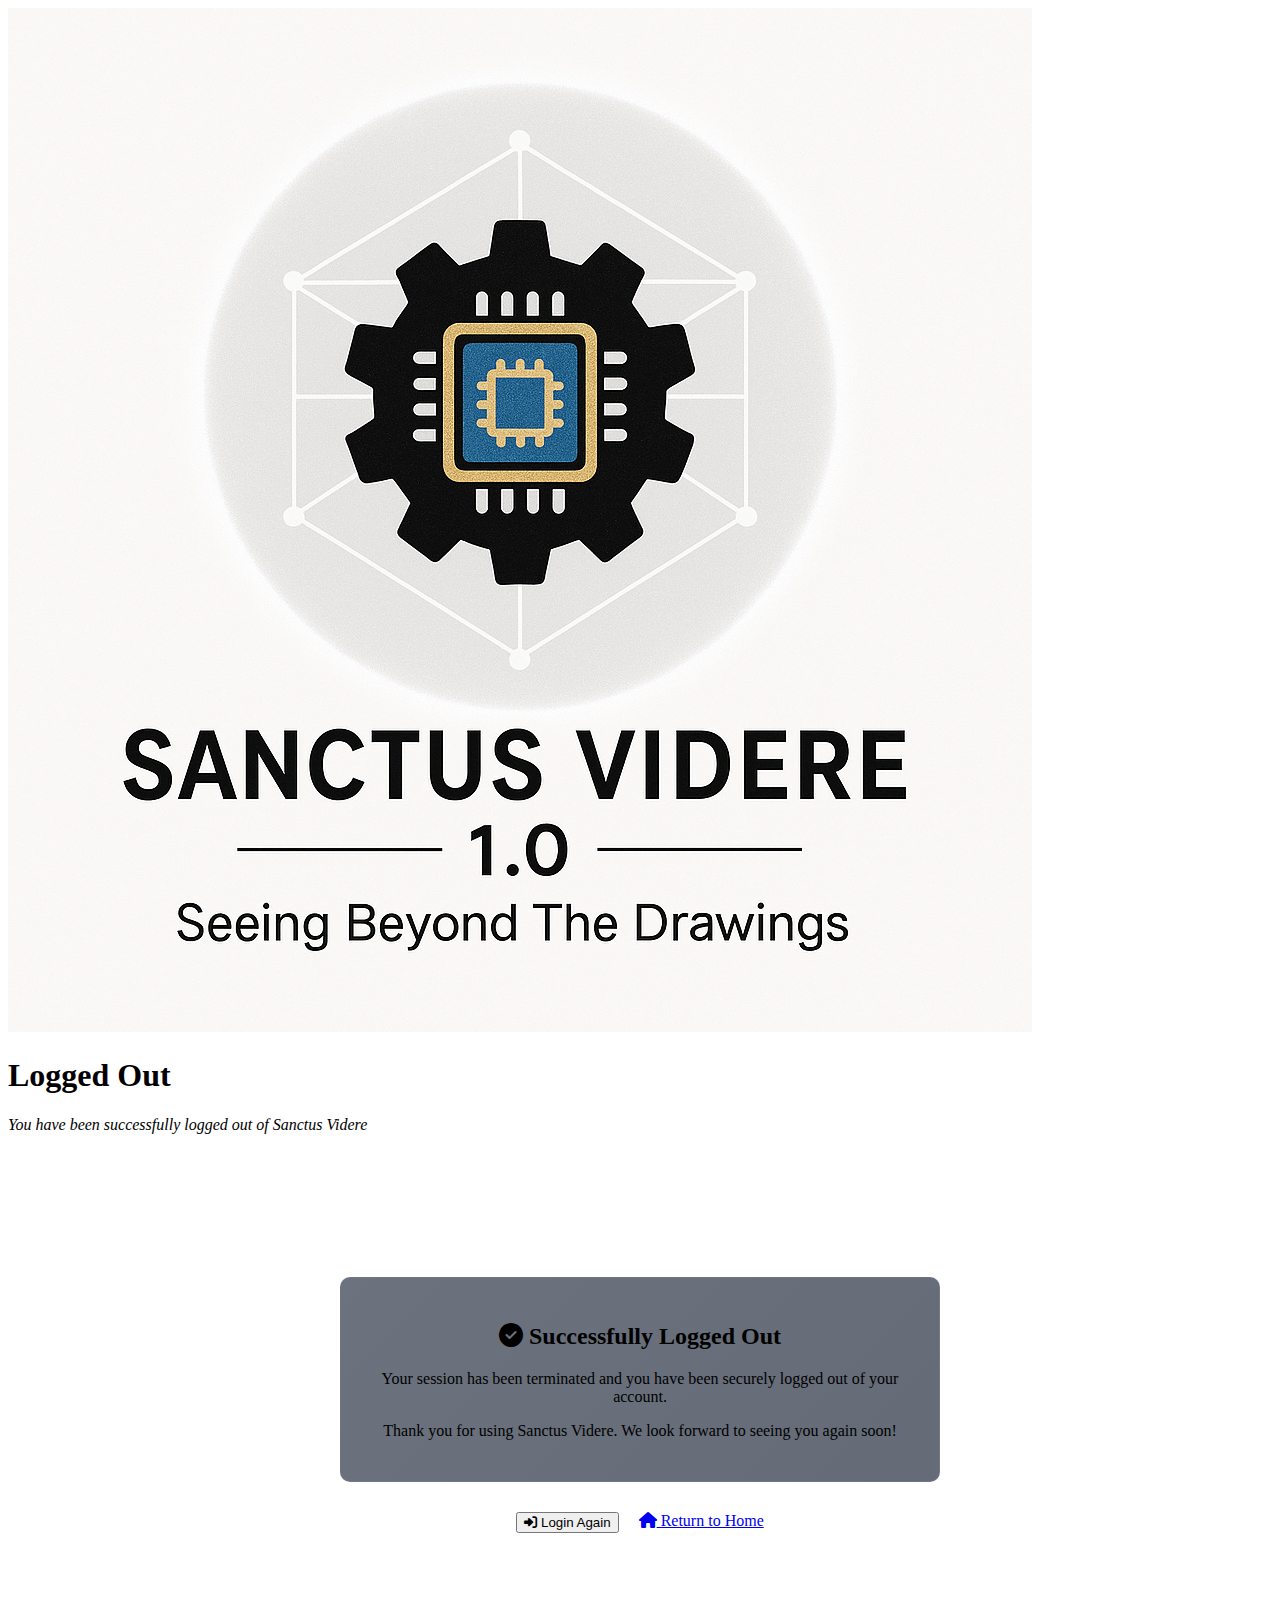
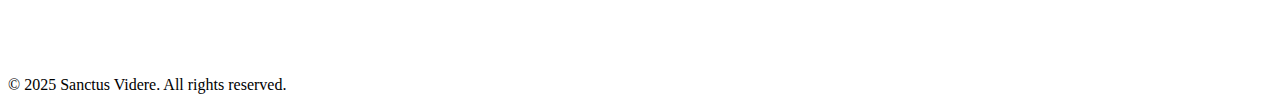
<file: web/logged-out.html>
<!DOCTYPE html>
<html lang="en">
<head>
    <meta charset="UTF-8">
    <meta name="viewport" content="width=device-width, initial-scale=1.0">
    <title>Logged Out - Sanctus Videre</title>
    <link rel="preconnect" href="https://fonts.googleapis.com">
    <link rel="preconnect" href="https://fonts.gstatic.com" crossorigin>
    <link href="https://fonts.googleapis.com/css2?family=Montserrat:wght@300;400;500;600;700&family=Playfair+Display:ital,wght@0,400;0,700;1,400&display=swap" rel="stylesheet">
    <link rel="stylesheet" href="css/style.css">
    <!-- Font Awesome for icons -->
    <link rel="stylesheet" href="https://cdnjs.cloudflare.com/ajax/libs/font-awesome/6.4.0/css/all.min.css">
    
    <!-- Auth0 SPA JS SDK -->
    <script src="https://cdn.auth0.com/js/auth0-spa-js/2.0/auth0-spa-js.production.js"></script>
    
    <!-- Auth0 Lock SDK -->
    <script src="https://cdn.auth0.com/js/lock/12.0/lock.min.js"></script>
    
    <!-- Your main JS - Load after Auth0 -->
    <script src="js/main.js"></script>
    
    <style>
        .logout-container {
            display: flex;
            flex-direction: column;
            align-items: center;
            justify-content: center;
            height: 50vh;
            text-align: center;
            max-width: 600px;
            margin: 0 auto;
            padding: 30px;
        }
        
        .logout-message {
            margin-bottom: 30px;
            padding: 25px;
            background: linear-gradient(135deg, rgba(45, 55, 72, 0.7), rgba(35, 45, 62, 0.7));
            border-radius: 10px;
            border: 1px solid rgba(255, 255, 255, 0.05);
        }
        
        .action-buttons {
            display: flex;
            gap: 20px;
        }
    </style>
</head>
<body>
    <!-- Logo in absolute position -->
    <div class="absolute-logo">
        <a href="index.html">
            <img src="images/sanctus-videre-logo.png" alt="Sanctus Videre Logo" class="site-logo">
        </a>
    </div>
    
    <div class="container">
        <!-- Header section with title only -->
        <header class="site-header">
            <h1 class="big-title">Logged Out</h1>
            <p class="subtitle"><i>You have been successfully logged out of Sanctus Videre</i></p>
        </header>

        <div class="logout-container">
            <div class="logout-message">
                <h2><i class="fas fa-check-circle icon-header"></i> Successfully Logged Out</h2>
                <p>Your session has been terminated and you have been securely logged out of your account.</p>
                <p>Thank you for using Sanctus Videre. We look forward to seeing you again soon!</p>
            </div>
            
            <div class="action-buttons">
                <button id="login-again-button" class="button primary-button">
                    <i class="fas fa-sign-in-alt"></i> Login Again
                </button>
                
                <a href="index.html" class="button secondary-button">
                    <i class="fas fa-home"></i> Return to Home
                </a>
            </div>
        </div>
        
        <footer>
            <div class="footer-content">
                <p>© 2025 Sanctus Videre. All rights reserved.</p>
            </div>
        </footer>
    </div>
</body>
</html>
</file>
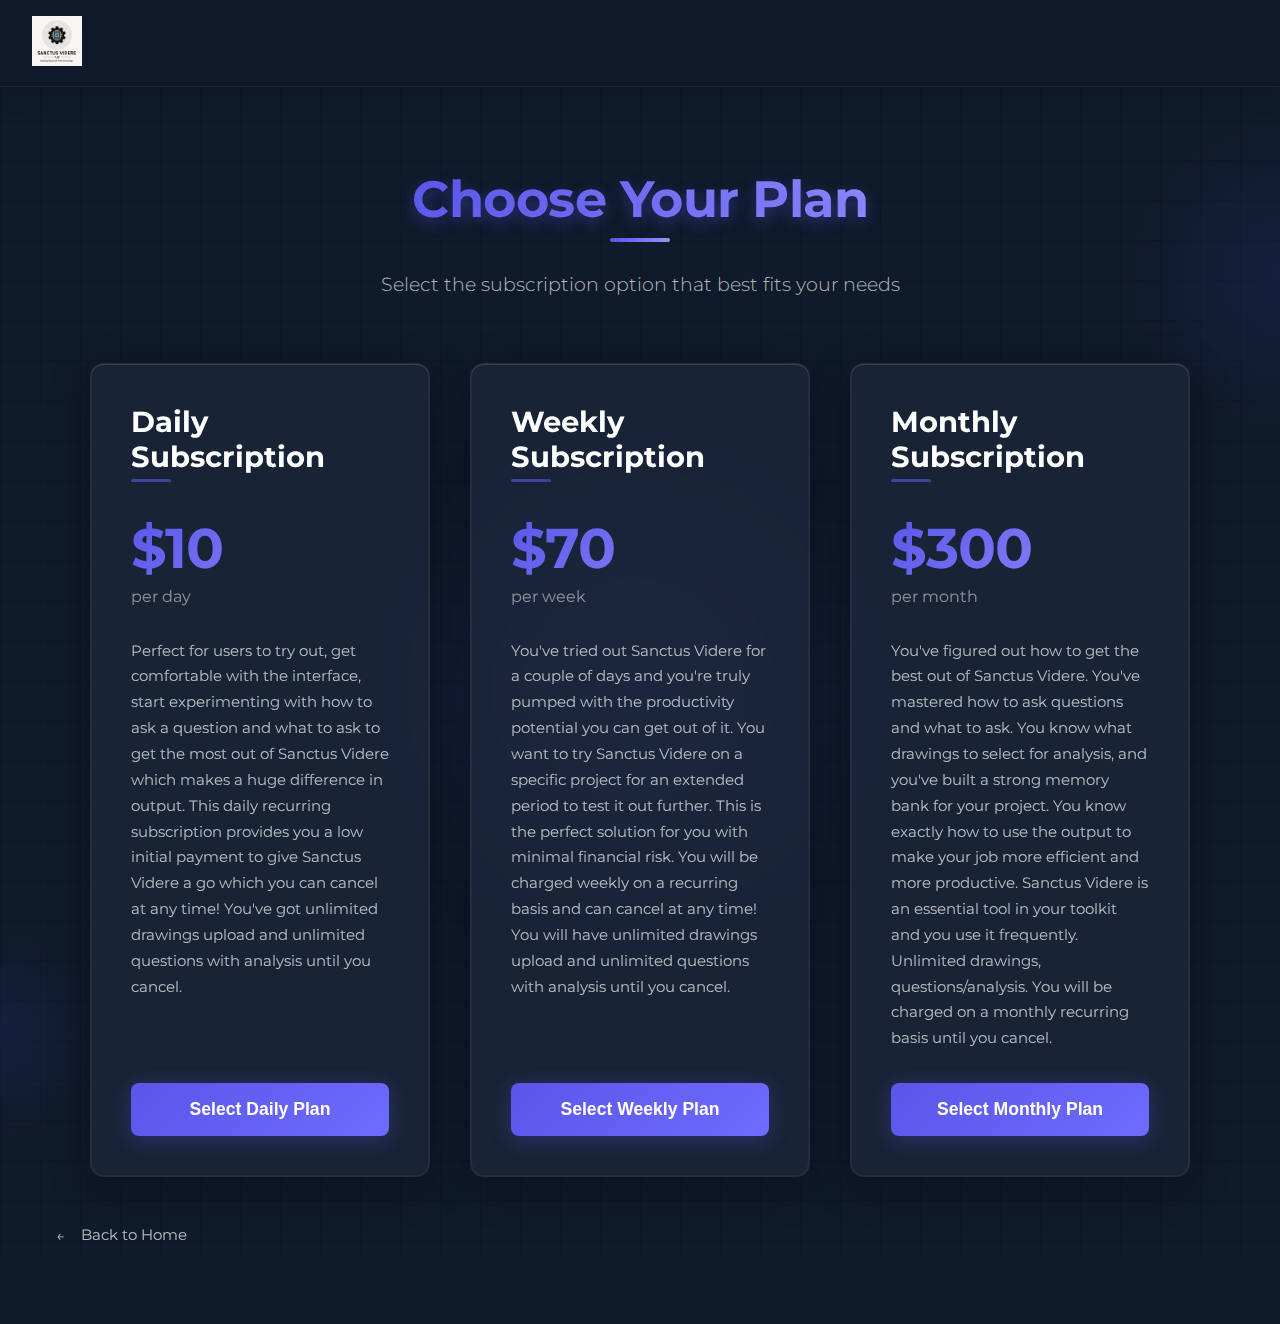
<file: web/plans.html>
<!DOCTYPE html>
<html lang="en">
<head>
    <meta charset="UTF-8">
    <meta name="viewport" content="width=device-width, initial-scale=1.0">
    <title>Choose Your Plan - Sanctus Videre</title>
    
    <!-- Add your favicon and other common head elements -->
    <link rel="icon" type="image/x-icon" href="favicon.ico">
    <link rel="preconnect" href="https://fonts.googleapis.com">
    <link rel="preconnect" href="https://fonts.gstatic.com" crossorigin>
    <link href="https://fonts.googleapis.com/css2?family=Montserrat:wght@300;400;500;600;700&family=Playfair+Display:ital,wght@0,400;0,700;1,400&display=swap" rel="stylesheet">
    
    <!-- Font Awesome for icons -->
    <link rel="stylesheet" href="https://cdnjs.cloudflare.com/ajax/libs/font-awesome/6.4.0/css/all.min.css">
    
    <style>
        * {
            margin: 0;
            padding: 0;
            box-sizing: border-box;
        }
        
        body {
            font-family: 'Montserrat', sans-serif;
            background-color: #0f1a2b;
            color: #fff;
            min-height: 100vh;
            position: relative;
            overflow-x: hidden;
        }
        
        /* Subtle grid background */
        body::before {
            content: '';
            position: absolute;
            top: 0;
            left: 0;
            width: 100%;
            height: 100%;
            background-image: 
                linear-gradient(rgba(0, 0, 0, 0.1) 1px, transparent 1px),
                linear-gradient(90deg, rgba(0, 0, 0, 0.1) 1px, transparent 1px);
            background-size: 40px 40px;
            z-index: -1;
        }
        
        /* Glowing effect in background */
        body::after {
            content: '';
            position: absolute;
            top: 35%;
            left: 30%;
            width: 500px;
            height: 500px;
            background: radial-gradient(circle, rgba(89, 86, 233, 0.15) 0%, rgba(15, 26, 43, 0) 70%);
            z-index: -1;
            filter: blur(50px);
        }
        
        /* Header styling */
        header {
            background-color: rgba(15, 26, 43, 0.7);
            backdrop-filter: blur(10px);
            padding: 1rem 2rem;
            box-shadow: 0 4px 30px rgba(0, 0, 0, 0.1);
            border-bottom: 1px solid rgba(255, 255, 255, 0.05);
        }
        
        .logo {
            max-height: 50px;
            transition: transform 0.3s ease;
        }
        
        .logo:hover {
            transform: scale(1.05);
        }
        
        /* Plans container */
        .plans-container {
            max-width: 1200px;
            margin: 4rem auto;
            padding: 1rem;
        }
        
        .plans-header {
            text-align: center;
            margin-bottom: 4rem;
            position: relative;
        }
        
        .plans-header h1 {
            font-size: 3.2rem;
            margin-bottom: 1rem;
            color: #fff;
            font-weight: 700;
            letter-spacing: -0.5px;
            background: linear-gradient(135deg, #5956E9 0%, #9491FF 100%);
            -webkit-background-clip: text;
            -webkit-text-fill-color: transparent;
            background-clip: text;
            position: relative;
            display: inline-block;
            z-index: 2;
            text-shadow: 0 5px 15px rgba(89, 86, 233, 0.4);
        }
        
        .plans-header h1::after {
            content: '';
            position: absolute;
            width: 60px;
            height: 4px;
            background: linear-gradient(90deg, #5956E9, #9491FF);
            bottom: -12px;
            left: 50%;
            transform: translateX(-50%);
            border-radius: 2px;
        }
        
        .plans-header p {
            font-size: 1.2rem;
            color: rgba(255, 255, 255, 0.7);
            max-width: 800px;
            margin: 1.5rem auto 0;
            font-weight: 300;
            line-height: 1.5;
        }
        
        /* Plans grid */
        .plans-grid {
            display: flex;
            flex-wrap: wrap;
            justify-content: center;
            gap: 2.5rem;
        }
        
        .plan-card {
            background: rgba(30, 40, 60, 0.7);
            backdrop-filter: blur(10px);
            border-radius: 14px;
            box-shadow: 0 10px 40px rgba(0, 0, 0, 0.3),
                        inset 0 1px 0 rgba(255, 255, 255, 0.1),
                        inset 0 0 0 1px rgba(255, 255, 255, 0.05);
            padding: 2.5rem;
            width: 340px;
            transition: all 0.4s cubic-bezier(0.175, 0.885, 0.32, 1.275);
            display: flex;
            flex-direction: column;
            position: relative;
            overflow: hidden;
            border: 1px solid rgba(255, 255, 255, 0.05);
        }
        
        .plan-card::before {
            content: '';
            position: absolute;
            top: 0;
            left: 0;
            width: 100%;
            height: 5px;
            background: linear-gradient(90deg, #5956E9, #9491FF);
            transform: scaleX(0);
            transform-origin: left;
            transition: transform 0.4s ease;
        }
        
        .plan-card:hover {
            transform: translateY(-10px);
            box-shadow: 0 20px 50px rgba(0, 0, 0, 0.4),
                        inset 0 1px 0 rgba(255, 255, 255, 0.1),
                        inset 0 0 0 1px rgba(255, 255, 255, 0.1);
        }
        
        .plan-card:hover::before {
            transform: scaleX(1);
        }
        
        .plan-name {
            font-size: 1.8rem;
            font-weight: 700;
            margin-bottom: 0.5rem;
            color: #fff;
            position: relative;
            padding-bottom: 0.5rem;
        }
        
        .plan-name::after {
            content: '';
            position: absolute;
            bottom: 0;
            left: 0;
            width: 40px;
            height: 3px;
            background: rgba(89, 86, 233, 0.6);
            border-radius: 2px;
        }
        
        .plan-price {
            font-size: 3.5rem;
            font-weight: 700;
            margin: 1.5rem 0 0.3rem;
            color: #5956E9;
            background: linear-gradient(135deg, #5956E9 0%, #9491FF 100%);
            -webkit-background-clip: text;
            -webkit-text-fill-color: transparent;
            background-clip: text;
            letter-spacing: -1px;
        }
        
        .plan-period {
            font-size: 1rem;
            color: rgba(255, 255, 255, 0.5);
            margin-bottom: 2rem;
            font-weight: 400;
        }
        
        .plan-description {
            margin-bottom: 2rem;
            flex-grow: 1;
            line-height: 1.7;
            color: rgba(255, 255, 255, 0.7);
            font-size: 0.95rem;
        }
        
        .plan-select-btn {
            background: linear-gradient(135deg, #5956E9 0%, #6e6bff 100%);
            color: white;
            border: none;
            border-radius: 8px;
            padding: 1rem 2rem;
            font-size: 1.1rem;
            font-weight: 600;
            cursor: pointer;
            transition: all 0.3s ease;
            width: 100%;
            box-shadow: 0 4px 20px rgba(89, 86, 233, 0.3);
            position: relative;
            overflow: hidden;
            z-index: 1;
        }
        
        .plan-select-btn::before {
            content: '';
            position: absolute;
            top: 0;
            left: -100%;
            width: 100%;
            height: 100%;
            background: linear-gradient(90deg, rgba(255, 255, 255, 0.1), rgba(255, 255, 255, 0));
            transition: all 0.6s ease;
            z-index: -1;
        }
        
        .plan-select-btn:hover {
            transform: translateY(-3px);
            box-shadow: 0 8px 25px rgba(89, 86, 233, 0.5);
        }
        
        .plan-select-btn:hover::before {
            left: 100%;
        }
        
        .plan-select-btn:active {
            transform: translateY(1px);
        }
        
        /* Responsive adjustments */
        @media (max-width: 768px) {
            .plans-grid {
                flex-direction: column;
                align-items: center;
            }
            
            .plan-card {
                width: 100%;
                max-width: 400px;
            }
            
            .plans-header h1 {
                font-size: 2.5rem;
            }
        }
        
        .back-link {
            display: inline-block;
            margin-top: 3rem;
            color: rgba(255, 255, 255, 0.7);
            text-decoration: none;
            font-size: 0.95rem;
            transition: all 0.3s ease;
            position: relative;
            padding-left: 25px;
        }
        
        .back-link:hover {
            color: #5956E9;
        }
        
        .back-link::before {
            content: '←';
            position: absolute;
            left: 0;
            top: 50%;
            transform: translateY(-50%);
            transition: all 0.3s ease;
        }
        
        .back-link:hover::before {
            left: -5px;
        }
        
        /* Floating elements for visual interest */
        .floating-element {
            position: absolute;
            border-radius: 50%;
            opacity: 0.1;
            z-index: -1;
        }
        
        .float-1 {
            width: 300px;
            height: 300px;
            background: radial-gradient(circle, #5956E9 0%, rgba(89, 86, 233, 0) 70%);
            top: 10%;
            right: -150px;
            animation: float 15s ease-in-out infinite;
        }
        
        .float-2 {
            width: 200px;
            height: 200px;
            background: radial-gradient(circle, #5956E9 0%, rgba(89, 86, 233, 0) 70%);
            bottom: 10%;
            left: -100px;
            animation: float 20s ease-in-out infinite reverse;
        }
        
        @keyframes float {
            0% { transform: translate(0, 0) rotate(0deg); }
            25% { transform: translate(10px, 15px) rotate(5deg); }
            50% { transform: translate(5px, -10px) rotate(10deg); }
            75% { transform: translate(-10px, 5px) rotate(5deg); }
            100% { transform: translate(0, 0) rotate(0deg); }
        }
    </style>
</head>
<body>
    <!-- Floating background elements -->
    <div class="floating-element float-1"></div>
    <div class="floating-element float-2"></div>
    
    <!-- Header with logo -->
    <header>
        <a href="index.html">
            <img src="images/sanctus-videre-logo.png" alt="Sanctus Videre" class="logo">
        </a>
    </header>
    
    <div class="plans-container">
        <div class="plans-header">
            <h1>Choose Your Plan</h1>
            <p>Select the subscription option that best fits your needs</p>
        </div>
        
        <div class="plans-grid">
            <!-- Daily Plan -->
            <div class="plan-card">
                <h2 class="plan-name">Daily Subscription</h2>
                <div class="plan-price">$10</div>
                <div class="plan-period">per day</div>
                <div class="plan-description">
                    Perfect for users to try out, get comfortable with the interface, start experimenting with how to ask a question and what to ask to get the most out of Sanctus Videre which makes a huge difference in output. This daily recurring subscription provides you a low initial payment to give Sanctus Videre a go which you can cancel at any time! You've got unlimited drawings upload and unlimited questions with analysis until you cancel.
                </div>
                <button class="plan-select-btn" data-plan="daily">Select Daily Plan</button>
            </div>
            
            <!-- Weekly Plan -->
            <div class="plan-card">
                <h2 class="plan-name">Weekly Subscription</h2>
                <div class="plan-price">$70</div>
                <div class="plan-period">per week</div>
                <div class="plan-description">
                    You've tried out Sanctus Videre for a couple of days and you're truly pumped with the productivity potential you can get out of it. You want to try Sanctus Videre on a specific project for an extended period to test it out further. This is the perfect solution for you with minimal financial risk. You will be charged weekly on a recurring basis and can cancel at any time! You will have unlimited drawings upload and unlimited questions with analysis until you cancel.
                </div>
                <button class="plan-select-btn" data-plan="weekly">Select Weekly Plan</button>
            </div>
            
            <!-- Monthly Plan -->
            <div class="plan-card">
                <h2 class="plan-name">Monthly Subscription</h2>
                <div class="plan-price">$300</div>
                <div class="plan-period">per month</div>
                <div class="plan-description">
                    You've figured out how to get the best out of Sanctus Videre. You've mastered how to ask questions and what to ask. You know what drawings to select for analysis, and you've built a strong memory bank for your project. You know exactly how to use the output to make your job more efficient and more productive. Sanctus Videre is an essential tool in your toolkit and you use it frequently. Unlimited drawings, questions/analysis. You will be charged on a monthly recurring basis until you cancel.
                </div>
                <button class="plan-select-btn" data-plan="monthly">Select Monthly Plan</button>
            </div>
        </div>
        
        <a href="index.html" class="back-link">Back to Home</a>
    </div>
    
    <!-- Auth0 script -->
    <script src="https://cdn.auth0.com/js/lock/12.0/lock.min.js"></script>
    
    <!-- Main script -->
    <script src="js/main.js"></script>
    
    <script>
        // Plans page specific script
        document.addEventListener('DOMContentLoaded', function() {
            // Get userId from URL if available
            const urlParams = new URLSearchParams(window.location.search);
            const userId = urlParams.get('user_id');
            
            // Add click handlers to all plan buttons
            const planButtons = document.querySelectorAll('.plan-select-btn');
            planButtons.forEach(button => {
                button.addEventListener('click', function() {
                    const planType = this.getAttribute('data-plan');
                    
                    if (userId) {
                        // User is already authenticated, redirect directly to payment
                        redirectToPayment(null, userId, planType);
                    } else {
                        // User is not authenticated, show login first
                        // Store the selected plan in localStorage to use after auth
                        localStorage.setItem('selected_plan', planType);
                        login();
                    }
                });
            });
            
            // Add subtle hover effects to plan cards
            const planCards = document.querySelectorAll('.plan-card');
            planCards.forEach(card => {
                card.addEventListener('mouseenter', function() {
                    planCards.forEach(c => {
                        if (c !== this) {
                            c.style.opacity = '0.7';
                            c.style.transform = 'scale(0.98)';
                        }
                    });
                });
                
                card.addEventListener('mouseleave', function() {
                    planCards.forEach(c => {
                        c.style.opacity = '1';
                        c.style.transform = '';
                    });
                });
            });
        });
    </script>
</body>
</html>
</file>
<file: web/css/style.css>

</file>
